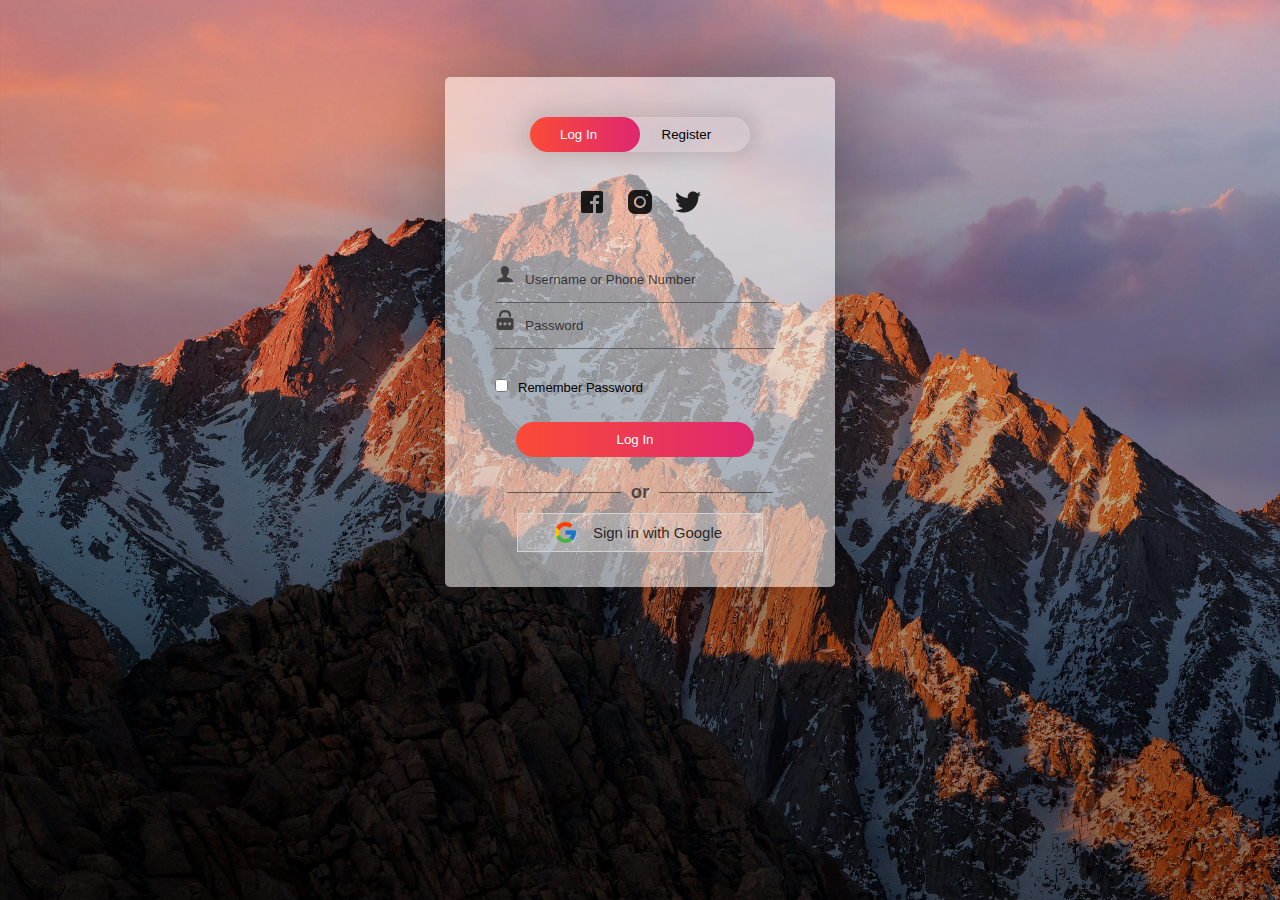
<file: login.html>
<!DOCTYPE html>
<html>
<head>
	<link rel="shortcut icon" type="png" href="images/icon/favicon.png">
	<title>Login SignUp</title>
	<link rel="stylesheet" type="text/css" href="loginStyle.css">
	<script src="https://ajax.googleapis.com/ajax/libs/jquery/3.4.1/jquery.min.js"></script>

  <!-- It will redirect to the Home Page after submitting the form -->
  <script>
  $(document).ready(function(){
    $("form").submit(function(){
      alert("Great Job !");
    });
  });
  </script>
</head>
<body>
		<div class="form-box">
			<div class="button-box">
				<div id="btn"></div>
				<button type="button" class="toggle-btn" id="log" onclick="login()" style="color: #fff;">Log In</button>
				<button type="button" class="toggle-btn" id="reg" onclick="register()">Register</button>
			</div>
			<div class="social-icons">
				<img src="images/icon/fb2.png">
				<img src="images/icon/insta2.png">
				<img src="images/icon/tt2.png">
			</div>
			
			<!-- Login Form -->
			<form id="login" class="input-group" action="index.html">
				<div class="inp">
					<img src="images/icon/user.png"><input type="text" id="email" class="input-field" placeholder="Username or Phone Number" style="width: 88%; border:none;" required="required">
				</div>
				<div class="inp">
					<img src="images/icon/password.png"><input type="password" id="password" class="input-field" placeholder="Password" style="width: 88%; border: none;" required="required">
				</div>
				<input type="checkbox" class="check-box">Remember Password
				<button type="submit" class="submit-btn">Log In</button>
			</form>


			<div class="other" id="other">
				<div class="instead">
					<h3>or</h3>
				</div>
				<button class="connect" onclick="google()">
					<img src="images/icon/google.png"><span>Sign in with Google</span>
				</button>
			</div>
			
			<!-- Registration Form -->
			<form id="register" class="input-group">
				<input type="text" class="input-field" placeholder="Full Name" required="required">
				<input type="email" class="input-field" placeholder="Email Address" required="required">
				<input type="password" class="input-field" placeholder="Create Password" name="psame" required="required">
				<input type="password" class="input-field" placeholder="Confirm Password" name="psame" required="required">
				<input type="checkbox" class="check-box" id="chkAgree" onclick="goFurther()">I agree to the Terms & Conditions
				<button type="submit" id="btnSubmit" class="submit-btn reg-btn">Register</button>
			</form>
		</div>
		<script type="text/javascript" src="script.js"></script>
</body>
</html>
</file>
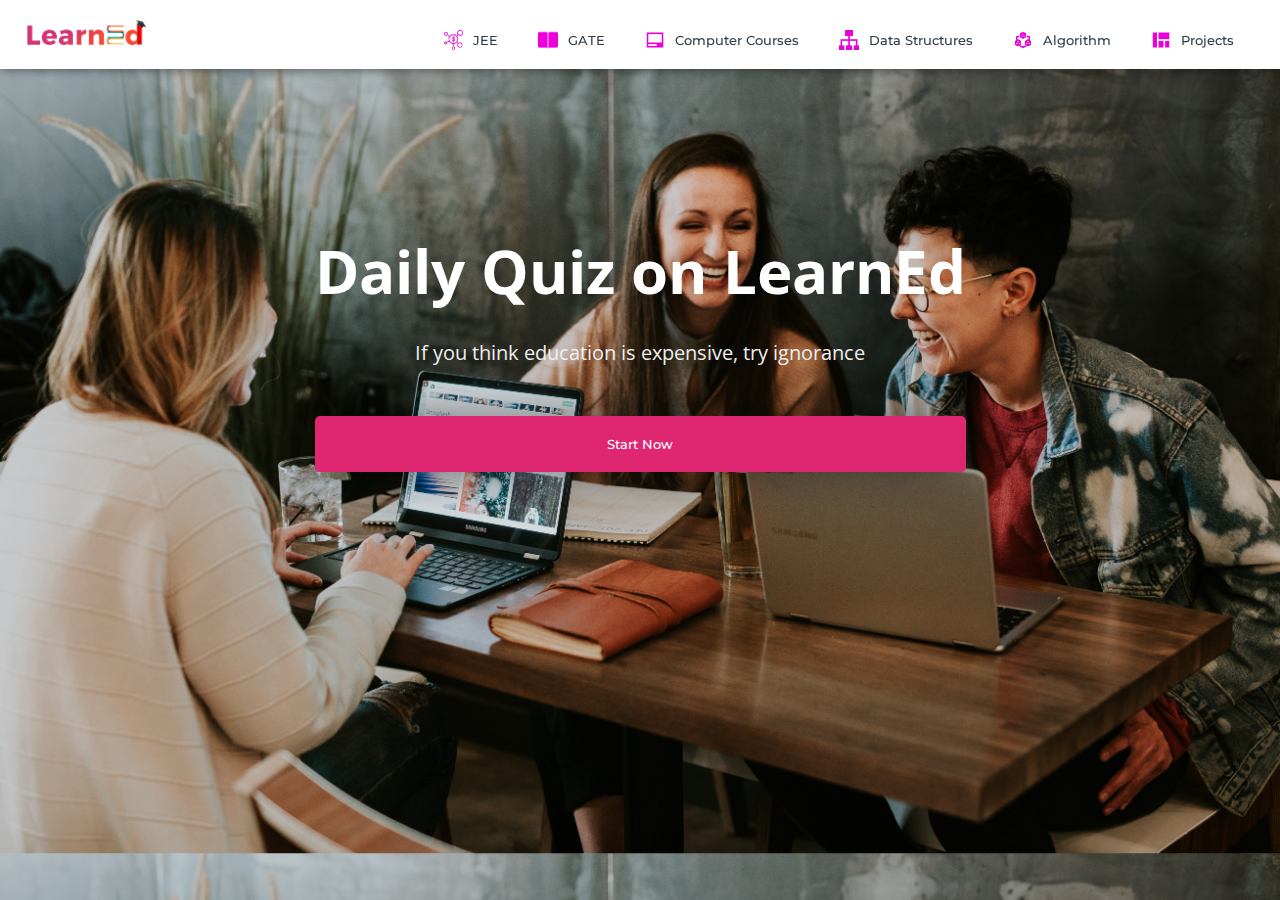
<file: subjects/quiz.html>
<!DOCTYPE html>
<html>
<head>
	<link rel="shortcut icon" type="png" href="../images/icon/favicon.png">
	<title>Quiz on LearnEd</title>
	<link rel="stylesheet" type="text/css" href="quizStyle.css">
	<script type="text/javascript" src="../script.js"></script>
</head>
<body>
	
<!-- NAVIGATION -->
	<header>
		<div class="nav" id="nav">
			<div id="learned-logo">
			<a href="../index.html"><img src="../images/icon/logo.png" style="width: 120px;"></a></div>
			<div class="switch-tab" id="switch-tab" onclick="switchTAB()"><img src="../images/icon/menu.png"></div>
			<ul id="list-switch">
				<li><a href="jee.html"><img src="../images/courses/d1.png" class="icon">JEE</a></li>
				<li><a href="gate.html"><img src="../images/courses/paper.png" class="icon">GATE</a></li>
				<li><a href="computer_courses.html"><img src="../images/courses/computer.png" class="icon">Computer Courses</a></li>
				<li><a href="computer_courses.html#data"><img src="../images/courses/data.png" class="icon">Data Structures</a></li>
				<li><a href="computer_courses.html#algo"><img src="../images/courses/algo.png" class="icon">Algorithm</a></li>
				<li><a href="computer_courses.html#projects"><img src="../images/courses/projects.png" class="icon">Projects</a></li>
			</ul>
			<div class="search" id="search-switch">
				<input type="search" placeholder="Search" class="srch"><button id="srchbtn"><img src="../images/icon/search.png"></button>
			</div>
		</div>
	</header>
	

<!-- MAIN Heading of Page -->
	<div class="title" id="title">
		<span>Daily Quiz on LearnEd</span>
		<div class="shortdesc"><br>
			<p>If you think education is expensive, try ignorance</p>
		</div>
		<button onclick="startquiz()">Start Now</button>
	</div>


<div class="panel" id="panel">
	
	<div class="left-side" id="left">
		<ul>
			<li onclick="quizt(1)">HOME</li>
			<li onclick="quizt(2)">JEE Mains</li>
			<li onclick="quizt(3)">JEE Advanced</li>
			<li onclick="quizt(4)">GATE</li>
			<li onclick="quizt(5)">C/C++</li>
			<li onclick="quizt(6)">Java</li>
			<li onclick="quizt(7)">Python</li>
			<li onclick="quizt(8)">JavaScript</li>
			<li onclick="quizt(9)">Data Structures</li>
			<li onclick="quizt(10)">Algorithm</li>
			<li onclick="quizt(11)">Interview Questions</li>
		</ul>
	</div>

	<div class="right-side" id="right">
		<div id="quiz-container">
			
			<div id="f1"><div class="quiz-frame main-frame"></div></div>

			<div id="f2"><iframe class="quiz-frame" src="https://docs.google.com/forms/d/e/1FAIpQLSe3hXLPuiQGqj1n3IeeAzM8YLNpgJIIk_zfteoEdWka4X3wxQ/viewform?embedded=true" frameborder="0" marginheight="0" marginwidth="0">Loading…</iframe></div>
			
			<div id="f3"><iframe class="quiz-frame" src="https://docs.google.com/forms/d/e/1FAIpQLSeVTLsd_AqZGpbIMnZRm20OKrjjiYSirWBjfCHpWtAsMQU--g/viewform?embedded=true" frameborder="0" marginheight="0" marginwidth="0">Loading…</iframe></div>
			
			<div id="f4"><iframe class="quiz-frame" src="https://docs.google.com/forms/d/e/1FAIpQLSdjSKZhQp5jqqR34zD_uWMtgXr18F9pdK6YqcafLSP6J7VZjw/viewform?embedded=true" frameborder="0" marginheight="0" marginwidth="0">Loading…</iframe></div>

			<div id="f5"><iframe class="quiz-frame" src="https://docs.google.com/forms/d/e/1FAIpQLSe1xs1-41MAbLN7KkXrJwtGdbl5ydxe_vX_nmFRjf6c0wtYkA/viewform?embedded=true"  frameborder="0" marginheight="0" marginwidth="0">Loading…</iframe></iframe></div>
			
			<div id="f6"><iframe class="quiz-frame" src="https://docs.google.com/forms/d/e/1FAIpQLSdHFDm_BakVxro_zJI78OF2OLJpXgDzzaAVMHD9hptWlXBSpA/viewform?embedded=true" frameborder="0" marginheight="0" marginwidth="0">Loading…</iframe></div>
			
			<div id="f7"><iframe class="quiz-frame" src="https://docs.google.com/forms/d/e/1FAIpQLSdgD7yFEJtqpkImDiLAaQ7w9VcsO688gr1V3Gl7FqwM5yXtWQ/viewform?embedded=true" frameborder="0" marginheight="0" marginwidth="0">Loading…</iframe></div>

			<div id="f8"><iframe class="quiz-frame" src="https://docs.google.com/forms/d/e/1FAIpQLSchDBnai_Aup7YFJQegg4z-qoB338p010VgZRxBYDT17xoRew/viewform?embedded=true" frameborder="0" marginheight="0" marginwidth="0">Loading…</iframe></div>

			<div id="f9"><iframe class="quiz-frame" src="https://docs.google.com/forms/d/e/1FAIpQLSfY5oIAz4R9Ty-LBpx7h4th6OJ0-RkrxIlLslRV4NjwwW8_uw/viewform?embedded=true" frameborder="0" marginheight="0" marginwidth="0">Loading…</iframe></div>
			
			<div id="f10"><iframe class="quiz-frame" src="https://docs.google.com/forms/d/e/1FAIpQLSflwS89sG7H98J9vFgFqJgsKaZ5gpq3yUlOiW3up7RQQ-qRnw/viewform?embedded=true" frameborder="0" marginheight="0" marginwidth="0">Loading…</iframe></div>

			<div id="f11"><iframe class="quiz-frame" src="https://docs.google.com/forms/d/e/1FAIpQLSe_aS8-CMNFdUzI1UE73zahC2bmMwJkmB6FJXPIeKbLIBqB4Q/viewform?embedded=true" frameborder="0" marginheiclass="quiz-frame" ght="0" marginwidth="0">Loading…</iframe></div>

		</div>
	</div>

</div>

	<script type="text/javascript" src="../script.js"></script>
</body>
</html>
</file>
<file: loginStyle.css>
* {
	margin: 0;
	padding: 0;
	font-family: sans-serif;
}

body {
	background-image: linear-gradient(rgba(0,0,0,0),rgba(0,0,0,0.5)),url("images/extra/backwallpaper.jpg");
	background-size: cover;
	background-attachment: fixed;
	display: flex;
	justify-content: center;
}
.logo {
	display: flex;
	justify-content: center;
}
.logo img {
	width: 100px;
}
.form-box
{
	width: 380px;
	height: 500px;
	position: relative;
	margin: 6% auto;
	background: #fff8;
	padding: 5px;
	border-radius: 5px;
	overflow: hidden;
	box-shadow: 0px 0px 100px rgba(0,0,0,0.4);
}

.button-box
{
	width: 220px;
	margin: 35px auto;
	position: relative;
	box-shadow: 0 0 20px 9px rgba(0,0,0,.1);
	border-radius: 30px;
}

.toggle-btn
{
	padding: 10px 30px;
	cursor: pointer;
	background: transparent;
	position: relative;
	border: 0;
	outline: none;
}

#btn
{
	top: 0;
	left: 0;
	position: absolute;
	width: 110px;
	height: 100%;
	background: linear-gradient(to right, #FA4B37, #DF2771);
	border-radius: 30px;
	transition: 0.5s;
}
.social-icons
{
	margin: 30px auto;
	text-align: center;
}
.social-icons img
{
	width: 30px;
	margin: 0 7px;
	cursor: pointer;
	opacity: 0.85;
}

.input-group
{
	top: 180px;
	position: absolute;
	width: 280px;
	transition: .5s;
	font-size: 13px;
	color: #010101;
}
.inp {
	border-bottom: 1px solid rgba(0,0,0,0.4);
	justify-content: center;
}
.inp img{
	width: 20px;
	padding-right: 10px;
}
.input-field
{
	width: 100%;
	padding: 10px 0;
	margin: 5px 0;
	border-left: 0;
	border-right: 0;
	border-top: 0;
	border-bottom: 1px solid rgba(0,0,0,0.4);
	outline: none;
	background: transparent;
	color: rgba(0,0,0);
}
::placeholder { /* Chrome, Firefox, Opera, Safari 10.1+ */
	color: rgba(0,0,0,0.7);
	/*opacity: 1;  Firefox */
}
#register .input-field {
	color: rgba(0,0,0,0.8);
}
.submit-btn
{
	width: 85%;
	padding: 10px 30px;
	cursor: pointer;
	display: block;
	margin: auto;
	background: linear-gradient(to right, #FA4B37, #DF2771);
	color: #fff;
	border: 0;
	outline: none;
	border-radius: 30px;
}

.reg-btn {
	background: lightgray;
}
.check-box
{
	cursor: pointer;
	margin: 30px 10px 30px 0;
}

.instead {
	margin-top: 10px;
}
.instead h3 {
    overflow: hidden;
    text-align: center;
    color: rgba(0,0,0,0.6);
}
.instead h3:before,
.instead h3:after {
    background-color: rgba(0,0,0,0.5);
    content: "";
    display: inline-block;
    height: 1px;
    position: relative;
    vertical-align: middle;
    width: 50%;
}
.instead h3:before {
    right: 0.5em;
    margin-left: -50%;
}
.instead h3:after {
    left: 0.5em;
    margin-right: -50%;
}
span
{
	color: rgba(0,0,0,0.8);
	font-size: 12px;
}

#login
{
	left: 50px;
}
#register
{
	left: 450px;
}

.other {
	display: grid;
	justify-content: center;
	margin-top: 250px;
}

.connect {
	display: flex;
	margin: 10px;
	padding: 0px 30px;
	align-items: center;
	text-align: center;
	justify-content: center;
	border: 1px solid lightgray;
	cursor: pointer;
	outline: none;
	/*border-radius: 10px;*/
	background: #fff3;
}
.connect:hover {
	background: #fff8;
}
.connect img {
	padding: 5px;
	width: 25px;
}
.connect span {
	padding: 10px;
	font-size: 15px;
}
</file>
<file: subjects/quizStyle.css>
@import url('https://fonts.googleapis.com/css?family=Montserrat:500&display=swap');
@import url('https://fonts.googleapis.com/css?family=Dancing+Script&display=swap');
@import url('https://fonts.googleapis.com/css?family=Open+Sans&display=swap');

* {
	box-sizing: border-box;
	margin: 0;
	padding: 0;
}
html {
	scroll-behavior: smooth;
}
body {
	background: url(../images/extra/b1.jpg);
	background-size: cover;
	font-family: 'Open Sans', sans-serif;
}

/*Styling SCROLLBAR*/
::-webkit-scrollbar {
  width: 5px;
}
::-webkit-scrollbar-thumb {
  background: #FA4B37;
  border-radius: 5px;
}
::-webkit-scrollbar-thumb:hover {
  background: #DF2771; 
}

/*NAVIGATION BAR*/
.nav
{
	width: 100%;
	background-color: #fff;
	display: flex;
	flex-wrap: wrap;
	justify-content: space-between;
	align-items: center;
	padding: 20px 2%;
	position: fixed;
	top: 0px;
	z-index: 10;
	box-shadow: 1px 1px 10px rgba(0,0,0,0.5);
}

.nav li, a, button
{
	float: left;
	font-family: "Montserrat", sans-serif;
	font-weight: 500;
	font-size: 13px;
	color: #2E3D49;
	display: block;
	text-decoration: none;
	text-align: center;
}

.nav ul li img {
	width: 20px;
	margin-right: 10px;
	transform: translateY(5px);
	padding-top: 5px;
}

.nav ul li 
{
	list-style: none;
	display: inline-block;
	padding: 0px 20px;
}

.nav ul li a
{
	transition: all 0.3s ease 0s;
}

.nav ul li a:hover
{
	color: #FA4B37;
}

.nav button
{
	padding: 9px 25px;
	background: linear-gradient(to right, #FA4B37, #DF2771);
	color: #fff;
	border: none;
	border-radius: 5px;
	cursor: pointer;
	outline: none;
	transition: all 0.3s ease 0s;
}
#srchbtn {
	padding: 9px 20px;
}
#srchbtn img {
	width: 15px;
	filter: brightness(100);
}

.nav button:hover
{
	opacity: .9;
}
.nav .search
{
	float: right;
}
.nav .search .srch
{
	font-size: 13px;
	width: 300px;
	border: none;
	outline: none;
	border-bottom: 2px solid #FA4B37;
	padding: 9px;
}

.nav .search button
{
	margin-right: 5px;
	float: right;
	margin-left: 10px;
}
.nav .switch-tab {
	cursor: pointer;
	visibility: hidden;
}
.nav .switch-tab img {
	width: 20px;
}
.nav .check-box {
	cursor: pointer;
	visibility: hidden;
}

/*TITLE*/
.title {
	margin-top: 18%;
	display: grid;
	justify-content: center;
	align-items: center;
}
.title span{
	font-weight: 700;
	font-family: 'Open Sans', sans-serif;
	font-size: 60px;
	/*color: #2E3D49;*/
	color: #fff;
}
.title .shortdesc {
	font-family: 'Open Sans', sans-serif;
	font-size: 20px;
	color: #efefef;
	margin-bottom: 50px;
	text-align: center;
	/*display: none;*/
}

.title button {
	padding: 20px 2%;
	border: none;
	border-radius: 5px;
	color: #fff;
	background: #DF2771;
	outline: none;
	cursor: pointer;
	box-shadow: 0 0 50px rgba(0,0,0,0.5);
}
.title button:hover {
	box-shadow: 0 0 10px rgba(0,0,0,0.3);
}

/*PANEL*/
.panel {
	display: none;
	width: 100%;
	height: 100vh;
	position: fixed;
}
/*Different Topics Container*/
.left-side {
	background: #FFF;
	height: 100%;
	width: 25%;
	display: flex;
	justify-content: center;
	box-shadow: inset 0 0 20px rgba(0,0,0,0.7),
					0 0 30px rgba(0,0,0,0.5);
}

/*Google Form Container*/
.right-side {
	background: #fff;
	height: 100%;
	width: 75%;
}
.left-side ul {
	margin: 50px;
	margin-top: 150px;
}
.left-side li {
	list-style-type: none;
	cursor: pointer;
	color: #FA4B37;
	font-weight: 700;
	font-size: 1.2em;
	margin-bottom: 20px;
}
.left-side li:hover {
	color: #000;
	font-size: 1.5em;
	font-weight: 900;
	transition: .3s ease-in-out;
}

#quiz-container {
	margin-top: 80px;
	width: 100%;
	height: 100%;
}

.quiz-frame {
	width: 100%;
	height: 95vh;
	border: none;
}
.main-frame {
	background: url(../images/extra/quiz.jpg);
	background-size: cover;
	background-position: center;
}
.main-frame p {
	font-size: 5em;
	font-weight: 900;
	color: #2E3D49;
}


/*For Responsive Website*/
@media screen and (max-width: 1366px) {
	.search {
		display: none;
		margin-bottom: 10px;
	}
}

@media screen and (max-width: 1000px) {
	.nav ul, .nav .search {
		display: none;
	}
	.nav #learned-logo {
		transition: 1s ease;
		margin-left: 40%;
		transform: scale(1.5);
	}
	.nav ul li{
		width: 100%;
		margin-bottom: 5px;
	}
	.nav .switch-tab {
		visibility: visible;
	}
	.nav .check-box {
		visibility: visible;
	}
	.search {
		visibility: visible;
		margin: 30px;
		margin-top: 0px;
	}
}
</file>
